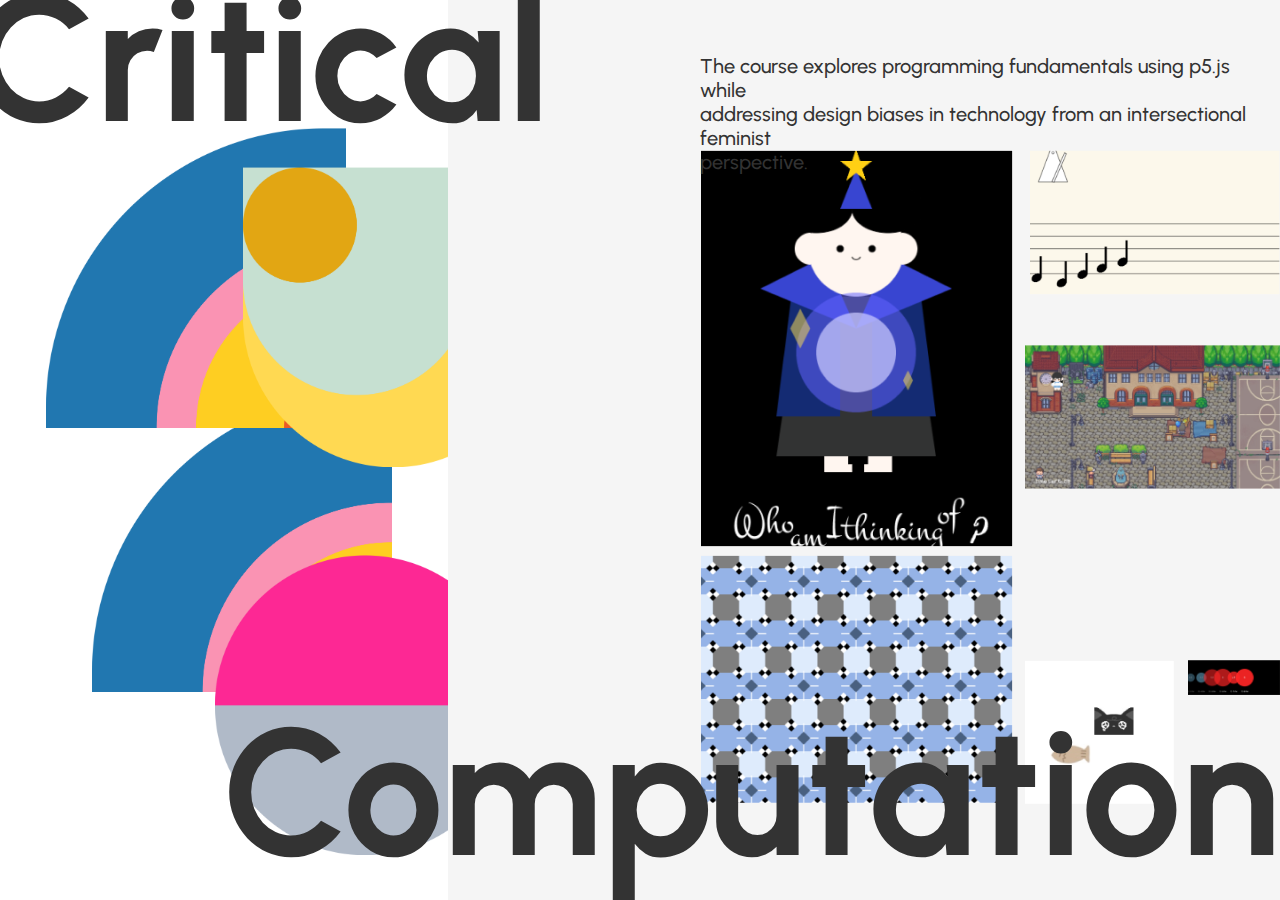
<file: CCLab.html>
<!DOCTYPE html>
<html lang="en">
<head>
    <meta charset="UTF-8">
    <meta name="viewport" content="width=device-width, initial-scale=1.0">
    <title>CCLab</title>
    <link rel="stylesheet" href="CCLab.css">
    <link rel="preconnect" href="https://fonts.googleapis.com">
    <link rel="preconnect" href="https://fonts.gstatic.com" crossorigin>
    <link href="https://fonts.googleapis.com/css2?family=Urbanist:wght@500;700&display=swap" rel="stylesheet">
</head>
<body>
    <div class="critical">Critical</div>
    <div class="description">
        The course explores programming fundamentals using p5.js while
        addressing design biases in technology from an intersectional feminist
        perspective.
    </div>
    <div class="white-section"></div>
    <div class="computation">Computation</div>

    <!-- Image Links -->
    <div class="image-container" style="top: 150px; left: 700px;">
        <a href="#" data-popup="popup-9" class="image-link">
            <img src="assets/images/9.png" alt="Image 9" class="image original-size">
        </a>
    </div>
    <div class="image-container" style="top: 150px; left: 1030px;">
        <a href="#" data-popup="popup-10" class="image-link">
            <img src="assets/images/10.png" alt="Image 10" class="image original-size">
        </a>
    </div>
    <div class="image-container" style="top: 150px; left: 1370px;">
        <a href="#" data-popup="popup-11" class="image-link">
            <img src="assets/images/11.png" alt="Image 11" class="image original-size">
        </a>
    </div>
    <div class="image-container" style="top: 345px; left: 1025px;">
        <a href="#" data-popup="popup-12" class="image-link">
            <img src="assets/images/12.png" alt="Image 12" class="image original-size">
        </a>
    </div>
    <div class="image-container" style="top: 555px; left: 700px;">
        <a href="#" data-popup="popup-13" class="image-link">
            <img src="assets/images/13.png" alt="Image 13" class="image original-size">
        </a>
    </div>
    <div class="image-container" style="top: 660px; left: 1025px;">
        <a href="#" data-popup="popup-14" class="image-link">
            <img src="assets/images/14.png" alt="Image 14" class="image original-size">
        </a>
    </div>
    <div class="image-container" style="top: 660px; left: 1188px;">
        <a href="#" data-popup="popup-15" class="image-link">
            <img src="assets/images/15.png" alt="Image 15" class="image original-size">
        </a>
    </div>

    <!-- Popup Modal (single instance reused for all images) -->
    <div id="popup" class="popup">
        <div class="popup-content">
            <span class="close-btn">&times;</span>
            <div class="popup-left">
                <iframe id="popup-iframe" src="" frameborder="0" class="popup-iframe"></iframe>
            </div>
            <div class="popup-right" id="popup-description"></div>
        </div>
    </div>

    <script src="CCLab.js"></script>
</body>
</html>
</file>
<file: CCLab.css>
body { 
    margin: 0;
    padding: 0;
    font-family: Arial, sans-serif;
    display: flex;
    height: 100vh;
    background-color: #F5F5F5;
    position: relative;
}

.white-section {
    width: 35%;
    height: 100%;
    background-color: #FFFFFF;
    position: relative;
    overflow: hidden;
    z-index: 1;
}

.white-section img {
    position: absolute;
    width: 300px; /* 这里设置图片为 300px 正方形宽度 */
    height: 300px; /* 这里设置图片为 300px 正方形高度 */
    z-index: 2;
}

.image-container {
    position: absolute;
    z-index: 2;
}

.image-container img {
    display: block;
    width: 100%;
    height: 100%;
}

.image-link {
    display: block;
    width: 100%;
    height: 100%;
    text-decoration: none;
    cursor: pointer;
}

img:active {
    cursor: grabbing;
}

.original-size {
    width: auto;
    height: auto;
}

.critical {
    font-family: 'Urbanist', sans-serif;
    font-weight: 700;
    font-size: 180px;
    color: #333;
    position: absolute;
    top: -50px;
    left: -30px;
    z-index: 100;
}

.computation {
    font-family: 'Urbanist', sans-serif;
    font-weight: 700;
    font-size: 180px;
    color: #333;
    position: absolute;
    bottom: 0px;
    right: 0;
    z-index: 100;
}

.description {
    font-family: 'Urbanist', sans-serif;
    font-weight: 500;
    font-size: 20px;
    color: #333;
    position: absolute;
    top: 30px;
    left: 700px;
    white-space: pre-line;
    z-index: 50;
    line-height: 1.2;
}

/* Popup Modal Styles */
.popup {
    display: none; /* Hidden by default */
    position: fixed;
    top: 50%;
    left: 50%;
    transform: translate(-50%, -50%);
    width: 1360px;
    height: 885px;
    background-color: #FFFFFF;
    border-radius: 55px;
    box-shadow: 0px 4px 10px rgba(0, 0, 0, 0.2);
    z-index: 1000;
}

.popup-content {
    position: relative;
    width: 100%;
    height: 100%;
    padding: 20px;
    box-sizing: border-box;
    text-align: center;
    font-family: 'Urbanist', sans-serif;
    font-size: 18px;
    color: #333;
}

.close-btn {
    position: absolute;
    top: 20px;
    right: 20px;
    font-size: 24px;
    font-weight: bold;
    color: #555;
    cursor: pointer;
}

.close-btn:hover {
    color: #000;
}

/* Popup Modal Styles */
.popup {
    display: none;
    position: fixed;
    top: 50%;
    left: 50%;
    transform: translate(-50%, -50%);
    width: 1360px;
    height: 885px;
    background-color: #FFFFFF;
    border-radius: 55px;
    box-shadow: 0px 4px 10px rgba(0, 0, 0, 0.2);
    z-index: 1000;
    overflow: hidden;
    display: flex;
}

.popup-content {
    display: flex;
    width: 100%;
    height: 100%;
    position: relative;
    box-sizing: border-box;
}

.close-btn {
    position: absolute;
    top: 20px;
    right: 20px;
    font-size: 24px;
    font-weight: bold;
    color: #555;
    cursor: pointer;
    z-index: 2000;
}

.close-btn:hover {
    color: #000;
}

.popup-left {
    flex: 1;
    overflow: hidden;
}

.popup-iframe {
    width: 100%;
    height: 100%;
    border: none;
}

.popup-right {
    flex: 1;
    padding: 20px;
    box-sizing: border-box;
    overflow-y: auto;
    font-family: 'Urbanist', sans-serif;
    color: #333;
}

.popup-right h2 {
    margin-top: 0;
    font-size: 20px;
    color: #000;
}
</file>
